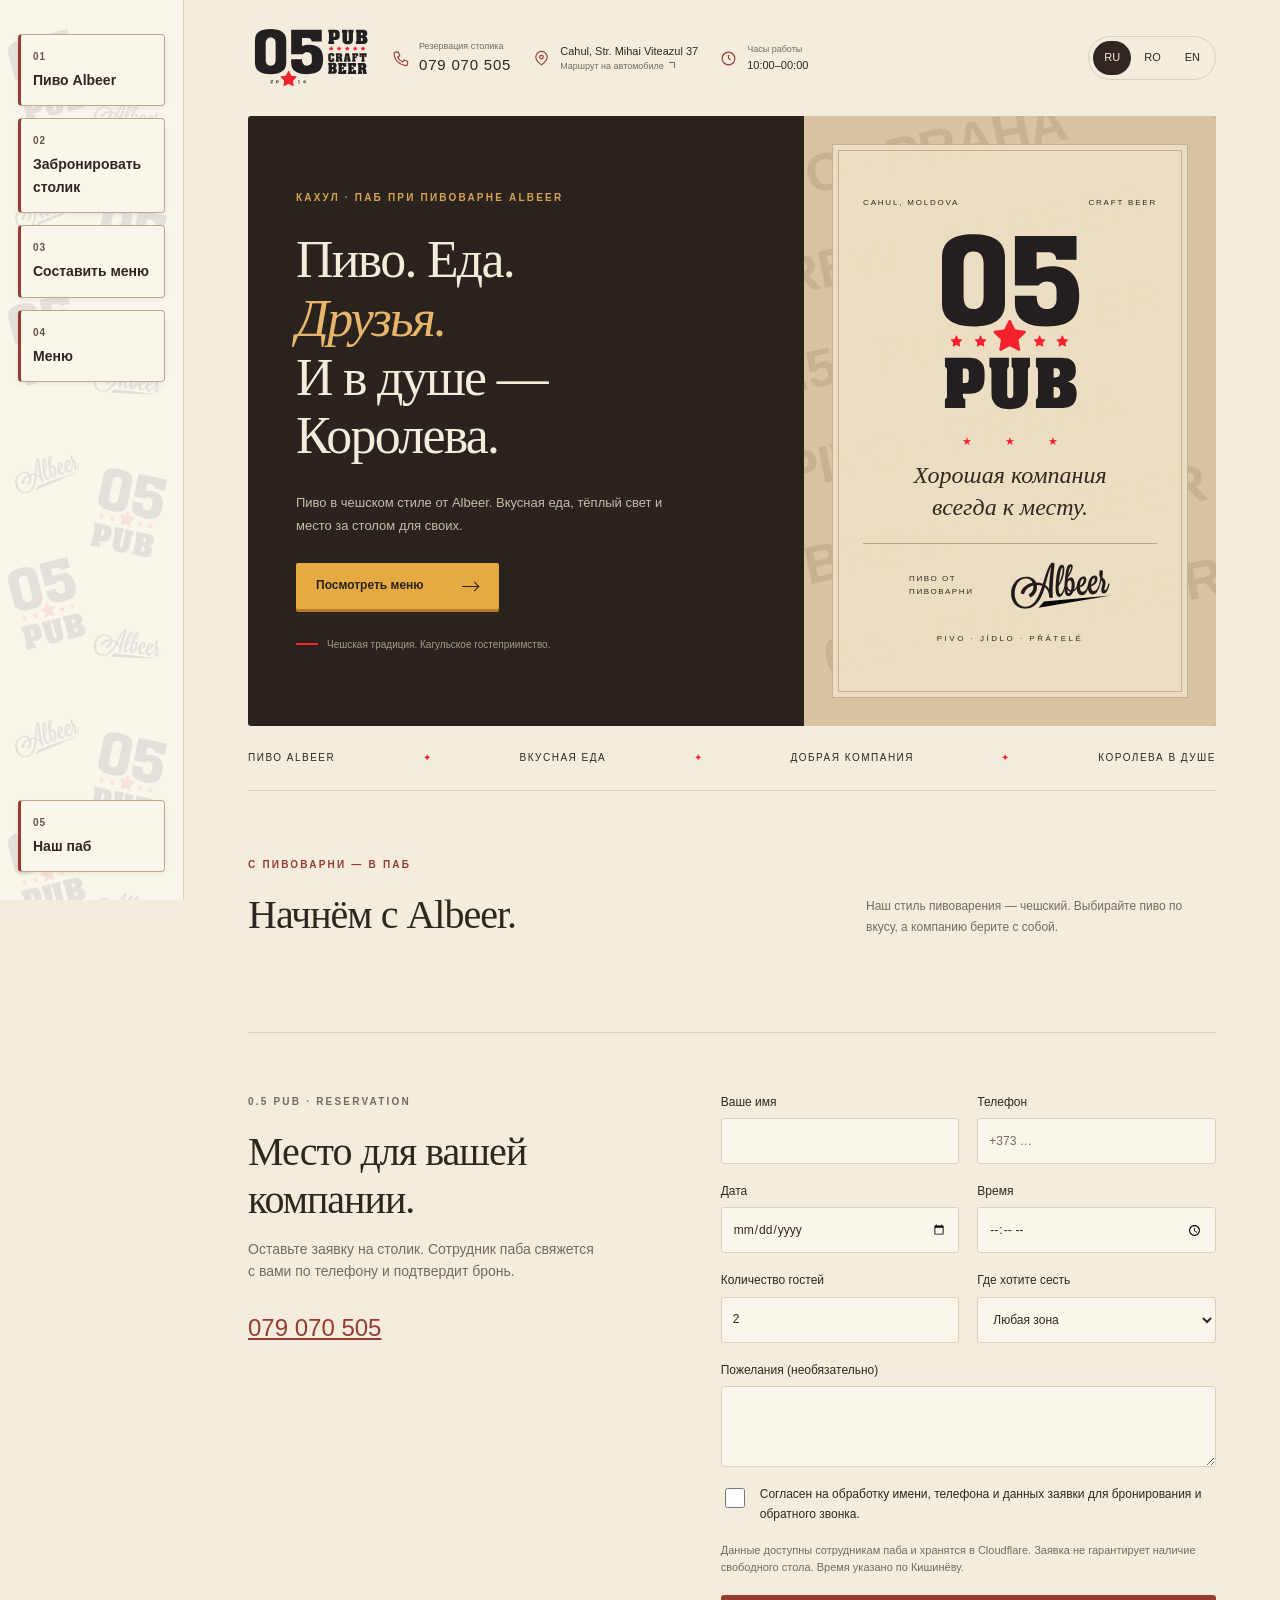
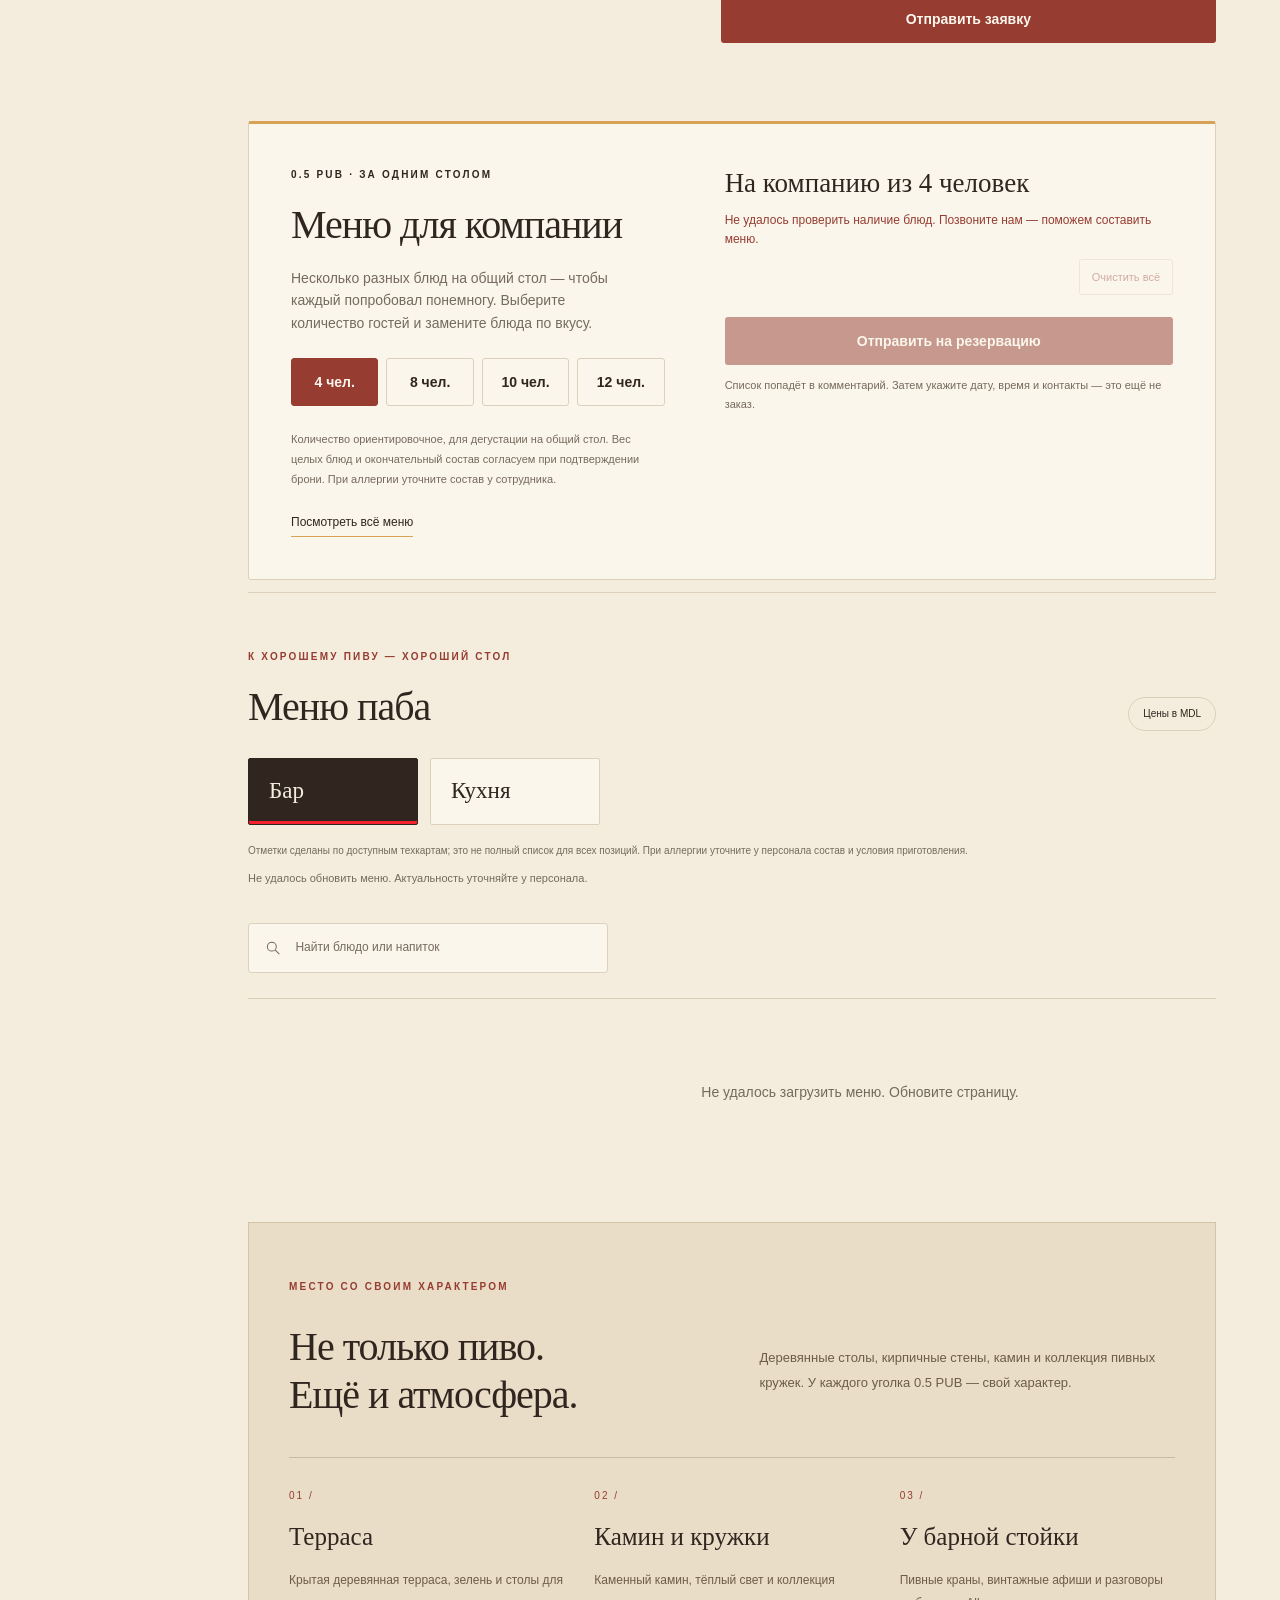
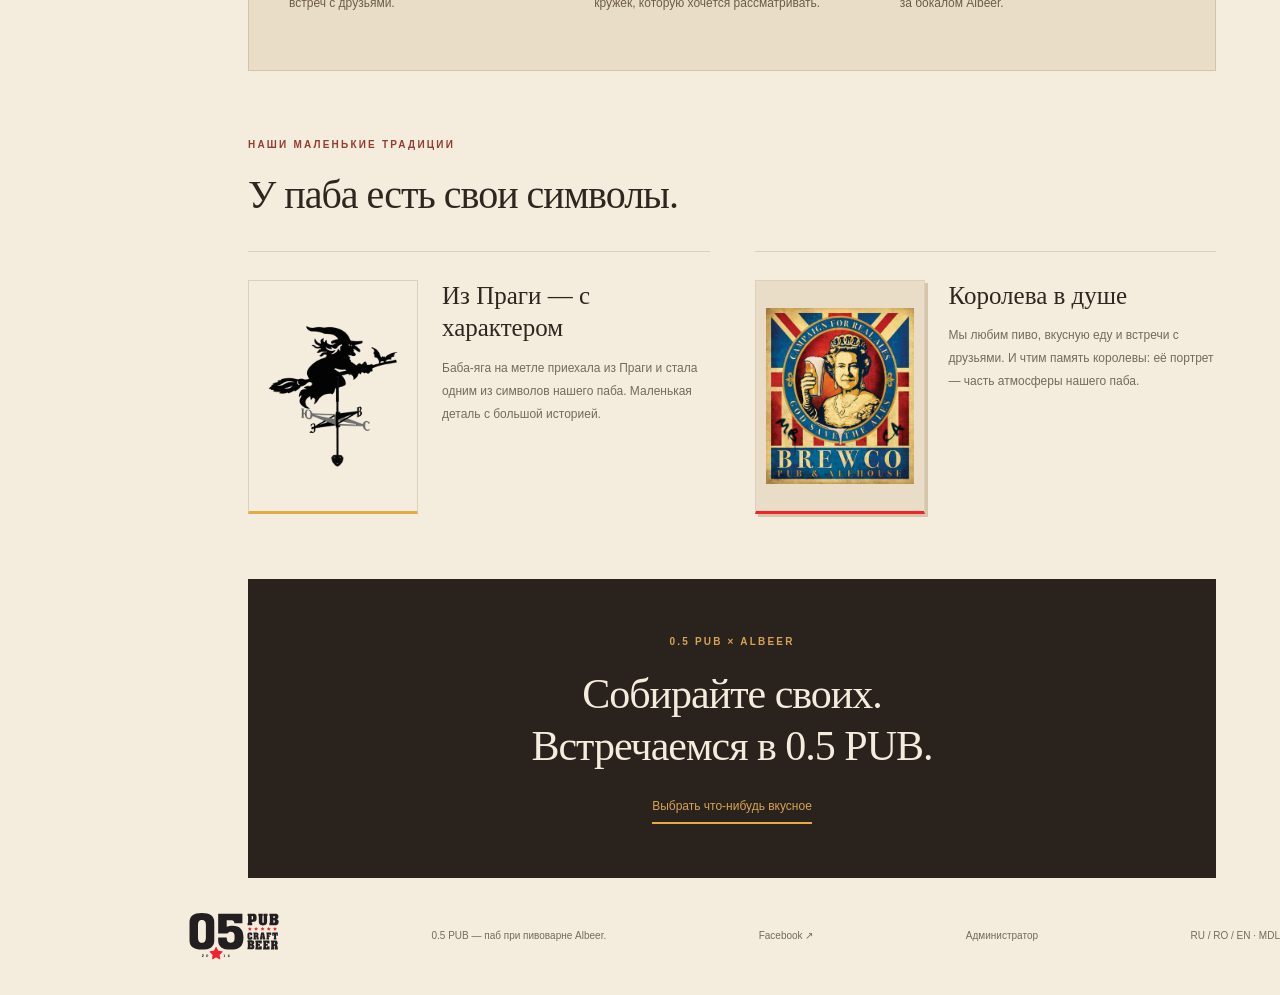
<file: index.html>
<!doctype html>
<html lang="ru">
<head>
<meta charset="utf-8"><meta name="viewport" content="width=device-width,initial-scale=1">
<meta name="theme-color" content="#29221d"><meta name="description" content="0.5 PUB в Кагуле — паб при пивоварне Albeer. Чешский стиль пивоварения, вкусная еда и добрая компания.">
<title>0.5 PUB · Меню паба</title><link rel="stylesheet" href="styles.css?v=20261017-sidebar4"><script type="module" src="app.js?v=20261019-hours"></script><script src="booking.js" defer></script><script src="visitors.js" defer></script>
</head>
<body>
<a class="skip-link" href="#menu" data-copy="skip">Перейти к меню</a>
<header class="topbar"><a class="brand" href="#" aria-label="0.5 PUB"><img src="assets/05pub-horizontal.svg" alt="0.5 PUB — Craft Beer" width="272" height="133"></a><div class="header-contacts"><a class="contact-link reservation-link" href="tel:+37379070505"><svg width="17" height="17" viewBox="0 0 24 24" fill="none" stroke="currentColor" stroke-width="1.6" aria-hidden="true"><path d="M5 3h4l2 5-3 2c1.4 3.1 3.9 5.6 7 7l2-3 5 2v4c0 1-1 2-2 2C10 21 3 14 3 5c0-1 1-2 2-2z"/></svg><span><small data-copy="reservationLabel">Резервация столика</small><strong>079 070 505</strong></span></a><a class="contact-link directions-link" href="https://www.google.com/maps/dir/?api=1&amp;destination=Strada+Mihai+Viteazul+37%2C+Cahul%2C+Moldova&amp;travelmode=driving&amp;dir_action=navigate" target="_blank" rel="noopener noreferrer"><svg width="17" height="17" viewBox="0 0 24 24" fill="none" stroke="currentColor" stroke-width="1.6" aria-hidden="true"><path d="M20 10c0 6-8 11-8 11S4 16 4 10a8 8 0 1 1 16 0z"/><circle cx="12" cy="10" r="2.5"/></svg><span><strong>Cahul, Str. Mihai Viteazul 37</strong><small data-copy="directionsLabel">Маршрут на автомобиле</small></span></a><div class="contact-link opening-hours"><svg width="17" height="17" viewBox="0 0 24 24" fill="none" stroke="currentColor" stroke-width="1.6" aria-hidden="true"><circle cx="12" cy="12" r="9"/><path d="M12 7v5l3 2"/></svg><span><small data-copy="hoursLabel">Часы работы</small><strong>10:00–00:00</strong></span></div></div><button type="button" class="nav-toggle" aria-label="Навигация" aria-controls="page-navigation" aria-expanded="false"><span aria-hidden="true">☰</span><span data-copy="navToggle">Навигация</span></button><nav id="page-navigation" class="main-nav" aria-label="Навигация"><div class="nav-pattern" aria-hidden="true"><img src="assets/05pub-stacked.svg" alt="" loading="lazy"><img src="assets/albeer.svg" alt="" loading="lazy"><img src="assets/albeer.svg" alt="" loading="lazy"><img src="assets/05pub-stacked.svg" alt="" loading="lazy"><img src="assets/05pub-stacked.svg" alt="" loading="lazy"><img src="assets/albeer.svg" alt="" loading="lazy"><img src="assets/albeer.svg" alt="" loading="lazy"><img src="assets/05pub-stacked.svg" alt="" loading="lazy"><img src="assets/05pub-stacked.svg" alt="" loading="lazy"><img src="assets/albeer.svg" alt="" loading="lazy"><img src="assets/albeer.svg" alt="" loading="lazy"><img src="assets/05pub-stacked.svg" alt="" loading="lazy"><img src="assets/05pub-stacked.svg" alt="" loading="lazy"><img src="assets/albeer.svg" alt="" loading="lazy"><img src="assets/albeer.svg" alt="" loading="lazy"><img src="assets/05pub-stacked.svg" alt="" loading="lazy"><img src="assets/05pub-stacked.svg" alt="" loading="lazy"><img src="assets/albeer.svg" alt="" loading="lazy"><img src="assets/albeer.svg" alt="" loading="lazy"><img src="assets/05pub-stacked.svg" alt="" loading="lazy"><img src="assets/05pub-stacked.svg" alt="" loading="lazy"><img src="assets/albeer.svg" alt="" loading="lazy"><img src="assets/albeer.svg" alt="" loading="lazy"><img src="assets/05pub-stacked.svg" alt="" loading="lazy"></div><a href="#beer" data-copy="navBeer">Пиво Albeer</a><a href="#booking" data-booking="nav">Забронировать столик</a><a href="#company" data-copy="navCompany">Составить меню</a><a href="#menu" data-copy="navMenu">Меню</a><a href="#about" data-copy="navAbout">Наш паб</a></nav><nav class="languages" aria-label="Язык"><button type="button" data-lang="ru" aria-pressed="true">RU</button><button type="button" data-lang="ro" aria-pressed="false">RO</button><button type="button" data-lang="en" aria-pressed="false">EN</button></nav></header>
<main>
<section class="hero" aria-labelledby="hero-title"><div class="hero-copy"><p class="eyebrow" id="eyebrow">КАХУЛ · ПАБ ПРИ ПИВОВАРНЕ ALBEER</p><h1 id="hero-title">Пиво. Еда.<br><em>Друзья.</em><br>И в душе — Королева.</h1><p id="hero-description">Пиво в чешском стиле от Albeer. Вкусная еда, тёплый свет и место за столом для своих.</p><a class="hero-link" href="#menu" id="explore">Посмотреть меню <span class="link-arrow" aria-hidden="true"></span></a><p class="hero-footnote" data-copy="heroNote">Чешская традиция. Кагульское гостеприимство.</p></div><div class="pub-poster"><div class="poster-pattern" aria-hidden="true">PIVO · PRAHA<br>BREW · ALBEER<br>0.5 · PUB · BEER<br>PIVO · PRAHA<br>BREW · ALBEER<br>0.5 · PUB · BEER</div><div class="poster-frame"><div class="poster-meta"><span>CAHUL, MOLDOVA</span><span>CRAFT BEER</span></div><img class="poster-logo" src="assets/05pub-stacked.svg" alt="0.5 PUB" width="139" height="172"><div class="poster-stars" aria-hidden="true">★ ★ ★</div><p class="poster-invitation" data-copy="posterInvitation">Хорошая компания<br>всегда к месту.</p><div class="poster-brewery"><span data-copy="brewedBy">ПИВО ОТ ПИВОВАРНИ</span><img src="assets/albeer.svg" alt="Albeer" width="272" height="127"></div><span class="poster-bottom">PIVO · JÍDLO · PŘÁTELÉ</span></div></div></section>
<div class="values-strip"><span data-copy="valueBeer">Пиво Albeer</span><i aria-hidden="true">✦</i><span data-copy="valueFood">Вкусная еда</span><i aria-hidden="true">✦</i><span data-copy="valueFriends">Добрая компания</span><i aria-hidden="true">✦</i><span data-copy="valueQueen">Королева в душе</span></div>
<section class="beer-section" id="beer" aria-labelledby="beer-title"><div class="section-intro"><div><p class="eyebrow" data-copy="beerLabel">С ПИВОВАРНИ — В ПАБ</p><h2 id="beer-title" data-copy="beerTitle">Начнём с Albeer.</h2></div><p data-copy="beerIntro">Наш стиль пивоварения — чешский. Выбирайте пиво по вкусу, а компанию берите с собой.</p></div><div id="featured-beers" class="beer-cards" aria-live="polite"></div></section>
<section id="booking" class="booking-section" aria-labelledby="booking-title"><div class="booking-intro"><p class="eyebrow">0.5 PUB · RESERVATION</p><h2 id="booking-title" data-booking="title">Место для вашей компании.</h2><p data-booking="intro">Оставьте заявку на столик. Сотрудник паба свяжется с вами по телефону и подтвердит бронь.</p><a class="booking-phone" href="tel:+37379070505">079 070 505</a></div><form id="booking-form"><label><span data-booking="name">Ваше имя</span><input name="name" autocomplete="name" required minlength="2" maxlength="80"></label><label><span data-booking="phone">Телефон</span><input name="phone" type="tel" autocomplete="tel" required minlength="7" maxlength="25" pattern="[+0-9 ()\-]{7,25}" placeholder="+373 …"></label><label><span data-booking="date">Дата</span><input name="date" type="date" required></label><label><span data-booking="time">Время</span><input name="time" type="time" required></label><label><span data-booking="guests">Количество гостей</span><input name="guests" type="number" min="1" max="50" step="1" value="2" required></label><label><span data-booking="zone">Где хотите сесть</span><select name="zone"><option value="any" data-booking="any">Любая зона</option><option value="hall" data-booking="hall">Зал</option><option value="terrace" data-booking="terrace">Терраса</option></select></label><label class="booking-wide"><span data-booking="notes">Пожелания (необязательно)</span><textarea name="notes" maxlength="500" rows="3"></textarea></label><label class="booking-trap" aria-hidden="true">Website<input name="website" tabindex="-1" autocomplete="off"></label><label class="booking-consent booking-wide"><input name="consent" type="checkbox" required><span data-booking="consent">Согласен на обработку имени, телефона и данных заявки для бронирования и обратного звонка.</span></label><p class="booking-wide booking-privacy" data-booking="privacy">Данные доступны сотрудникам паба и хранятся в Cloudflare. Заявка не гарантирует наличие свободного стола. Время указано по Кишинёву.</p><button type="submit" disabled data-booking="submit">Отправить заявку</button><p id="booking-status" class="booking-wide" role="status" aria-live="polite"></p><noscript>Для онлайн-бронирования включите JavaScript или позвоните: <a href="tel:+37379070505">079 070 505</a>.</noscript></form></section>
<section id="company" class="company-section" aria-labelledby="company-title"><div class="company-heading"><p class="eyebrow">0.5 PUB · ЗА ОДНИМ СТОЛОМ</p><h2 id="company-title">Меню для компании</h2><p class="company-intro">Сколько вас будет? Подскажем, что взять на всех.</p><div class="company-sizes" role="group" aria-label="Количество гостей"><button type="button" data-company-size="4" aria-pressed="true">4 чел.</button><button type="button" data-company-size="8" aria-pressed="false">8 чел.</button><button type="button" data-company-size="10" aria-pressed="false">10 чел.</button><button type="button" data-company-size="12" aria-pressed="false">12 чел.</button></div><p class="company-note">Пример для общего стола. Количество порций ориентировочное: учитывайте аппетит и пожелания гостей. При аллергии уточните состав у сотрудника.</p><a class="company-browse" href="#menu">Посмотреть всё меню</a></div><div class="company-result"><h3>На компанию из 4 человек</h3><p class="company-status" role="status" aria-live="polite">Загружаем актуальное меню…</p><button type="button" class="company-clear" disabled>Очистить всё</button><ul class="company-list"></ul><button type="button" class="company-send" disabled>Отправить на резервацию</button><p class="company-hint"></p><p class="company-feedback" role="status" aria-live="polite"></p></div></section>
<section id="menu" class="menu-area" aria-labelledby="menu-heading"><div class="menu-heading"><div><p class="eyebrow" id="menu-label">К ХОРОШЕМУ ПИВУ — ХОРОШИЙ СТОЛ</p><h2 id="menu-heading">Меню паба</h2></div><span class="currency" id="currency">Цены в MDL</span></div><nav class="menu-departments" aria-label="Разделы меню"><button type="button" data-department="bar" aria-pressed="true"><span data-copy="barMenu">Бар</span><small class="department-count"></small></button><button type="button" data-department="kitchen" aria-pressed="false"><span data-copy="kitchenMenu">Кухня</span><small class="department-count"></small></button></nav><p class="allergen-menu-note" data-copy="allergenMenuNote">Отметки сделаны по доступным техкартам; это не полный список для всех позиций. При аллергии уточните у персонала состав и условия приготовления.</p><p id="menu-sync-status" class="menu-sync-status" role="status"></p><div class="controls"><label class="search"><svg width="18" height="18" viewBox="0 0 24 24" fill="none" stroke="currentColor" stroke-width="1.5" aria-hidden="true"><circle cx="10" cy="10" r="6.5"/><path d="m15 15 6 6"/></svg><input id="search" type="search" placeholder="Найти блюдо или напиток" aria-label="Найти блюдо или напиток"></label><p id="result-count" role="status" aria-live="polite"></p></div><div class="menu-layout"><aside><nav id="categories" aria-label="Категории меню"></nav></aside><div id="items"><p role="status" data-copy="loading">Загружаем меню…</p></div></div></section>
<section class="about-section" id="about" aria-labelledby="about-title"><div class="about-heading"><p class="eyebrow" data-copy="aboutLabel">МЕСТО СО СВОИМ ХАРАКТЕРОМ</p><h2 id="about-title" data-copy="aboutTitle">Не только пиво.<br>Ещё и атмосфера.</h2><p data-copy="aboutIntro">Деревянные столы, кирпичные стены, камин и коллекция пивных кружек. У каждого уголка 0.5 PUB — свой характер.</p></div><div class="atmosphere-cards"><article><span class="card-number">01 /</span><h3 data-copy="terraceTitle">Терраса</h3><p data-copy="terraceBody">Крытая деревянная терраса, зелень и столы для встреч с друзьями.</p></article><article><span class="card-number">02 /</span><h3 data-copy="fireTitle">Камин и кружки</h3><p data-copy="fireBody">Каменный камин, тёплый свет и коллекция кружек, которую хочется рассматривать.</p></article><article><span class="card-number">03 /</span><h3 data-copy="barTitle">У барной стойки</h3><p data-copy="barBody">Пивные краны, винтажные афиши и разговоры за бокалом Albeer.</p></article></div></section>
<section class="symbols-section" aria-labelledby="symbols-title"><div class="symbols-heading"><p class="eyebrow" data-copy="symbolsLabel">НАШИ МАЛЕНЬКИЕ ТРАДИЦИИ</p><h2 id="symbols-title" data-copy="symbolsTitle">У паба есть свои символы.</h2></div><div class="symbols-grid"><article><figure class="symbol-portrait symbol-witch"><img src="assets/symbols/witch.png" alt="Ведьма на метле — символ паба" data-alt="witchImageAlt" width="800" height="800" loading="lazy"></figure><div><h3 data-copy="witchTitle">Из Праги — с характером</h3><p data-copy="witchBody">Баба-яга на метле приехала из Праги и стала одним из символов нашего паба. Маленькая деталь с большой историей.</p></div></article><article><figure class="symbol-portrait symbol-queen"><img src="assets/symbols/queen-poster.jpg" alt="Пивная афиша с портретом королевы" data-alt="queenImageAlt" width="736" height="872" loading="lazy"></figure><div><h3 data-copy="queenTitle">Королева в душе</h3><p data-copy="queenBody">Мы любим пиво, вкусную еду и встречи с друзьями. И чтим память королевы: её портрет — часть атмосферы нашего паба.</p></div></article></div></section>

<section class="closing"><p class="eyebrow">0.5 PUB × ALBEER</p><h2 data-copy="closingTitle">Собирайте своих.<br>Встречаемся в 0.5 PUB.</h2><a href="#menu" class="closing-link" data-copy="closingLink">Выбрать что-нибудь вкусное</a></section>
</main>
<footer><a class="brand" href="#"><img src="assets/05pub-horizontal.svg" alt="0.5 PUB — Craft Beer" width="272" height="133"></a><p id="footer-note">0.5 PUB — паб при пивоварне Albeer.</p><a href="https://www.facebook.com/05pub/" target="_blank" rel="noopener noreferrer">Facebook ↗</a><a href="admin.html" data-copy="navAdmin">Администратор</a><span>RU / RO / EN · MDL</span></footer>
<dialog id="company-picker" class="company-picker" aria-labelledby="company-picker-title"><button type="button" class="company-close">Закрыть</button><h2 id="company-picker-title"></h2><div class="company-picker-tabs" role="group"></div><div class="company-options"></div></dialog><dialog id="dish-dialog" class="dish-dialog" aria-labelledby="dish-title"><button type="button" class="dish-close" aria-label="Закрыть описание"><svg width="20" height="20" viewBox="0 0 24 24" fill="none" stroke="currentColor" stroke-width="1.5" aria-hidden="true"><path d="m6 6 12 12M18 6 6 18"/></svg></button><div class="dish-body"><figure class="dish-visual"><img id="dish-photo" alt=""><figcaption id="dish-caption"></figcaption></figure><div class="dish-copy"><p class="eyebrow" id="dish-category"></p><h2 id="dish-title"></h2><p id="dish-description"></p><section id="dish-allergens" class="dish-allergens"></section><div class="dish-price-row"><strong id="dish-price"></strong><span id="dish-unit"></span></div></div></div></dialog></body></html>
</file>
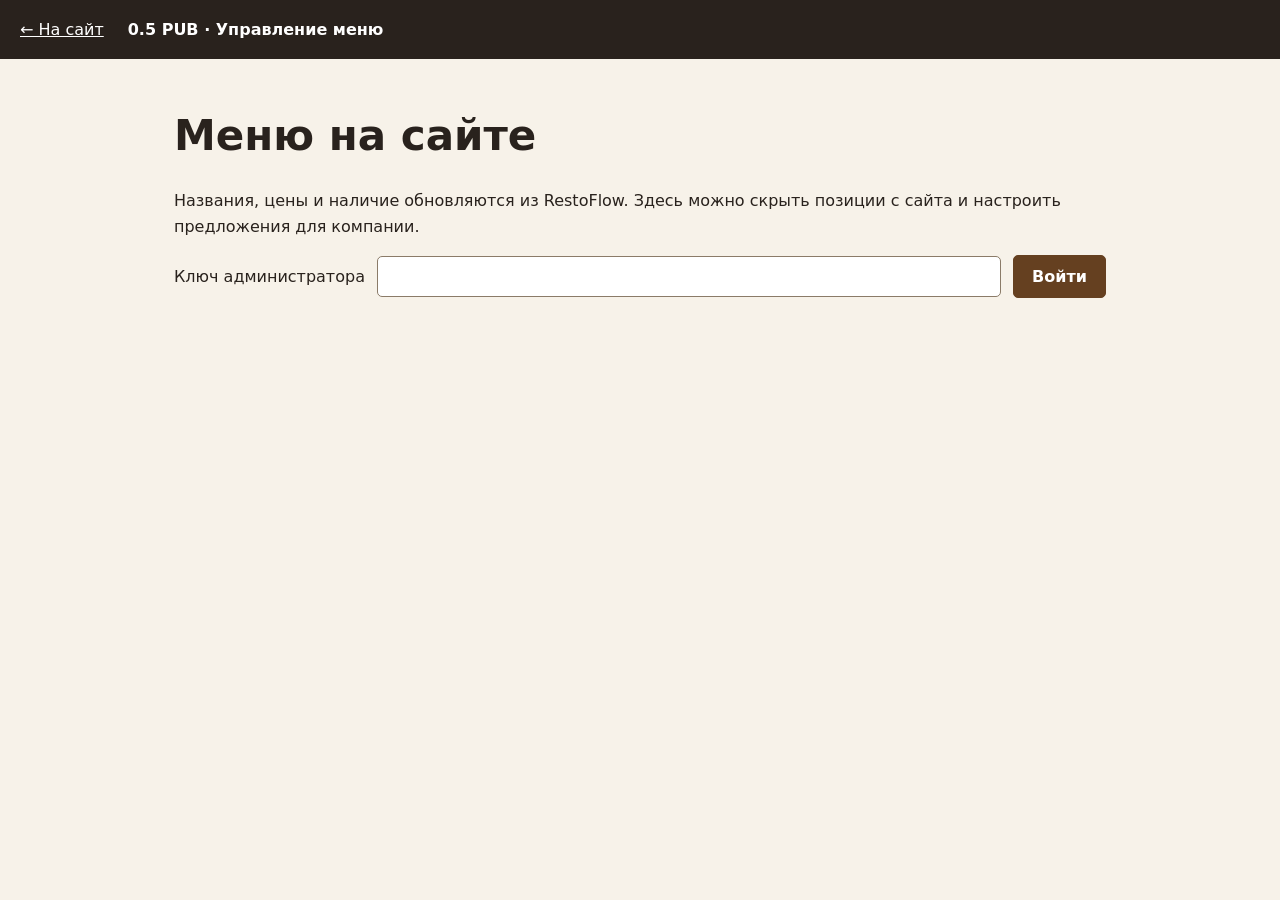
<file: admin.html>
<!doctype html>
<html lang="ru">
<head><meta charset="utf-8"><meta name="viewport" content="width=device-width,initial-scale=1"><meta name="robots" content="noindex,nofollow"><meta name="referrer" content="no-referrer"><title>Управление меню · 0.5 PUB</title><link rel="stylesheet" href="admin.css?v=visitors"><script type="module" src="admin.js?v=visitors"></script></head>
<body><header><a href="./">← На сайт</a><strong>0.5 PUB · Управление меню</strong><button id="logout" hidden>Выйти</button></header>
<main><h1>Меню на сайте</h1><p>Названия, цены и наличие обновляются из RestoFlow. Здесь можно скрыть позиции с сайта и настроить предложения для компании.</p>
<form id="login"><label for="key">Ключ администратора</label><input id="key" type="password" required minlength="32" autocomplete="off"><button>Войти</button></form>
<p id="status" role="status" aria-live="polite"></p>
<section id="visitor-stats" hidden><h2>Уникальные посетители</h2><div class="visitor-cards"><div><strong id="visitors-today">—</strong><span>Сегодня</span></div><div><strong id="visitors-week">—</strong><span>За 7 дней</span></div><div><strong id="visitors-month">—</strong><span>За 30 дней</span></div></div><p>Считаем уникальные браузеры. Один браузер учитывается один раз за выбранный период. Другое устройство, браузер или очистка данных считаются новым посетителем. Дни — по времени Кишинёва. Учёт начат с подключения счётчика.</p><button type="button" id="refresh-visitors">Обновить статистику</button><p id="visitor-status" role="status"></p></section>
<form id="settings" hidden>
<section><h2>Что показывать гостям</h2><p>Снимите галочку, чтобы убрать позицию со всего сайта. В RestoFlow она сохранится. Новые позиции из RestoFlow появляются на сайте автоматически.</p><label for="search">Поиск по названию или категории</label><input id="search" type="search"><div id="catalog"></div></section>
<section><h2>Меню для компании</h2><p>В каждой группе можно задать начальные рекомендации и блюдо по умолчанию. Гости могут заменять и добавлять блюда из всех соответствующих категорий. Скрытые с сайта и отсутствующие блюда гостям не предлагаются. Пустой список отключает группу. Количество задаётся отдельно для компаний из 4, 8, 10 и 12 человек. Пустое поле — автоматический расчёт.</p><div id="groups"></div></section>
<div class="save"><button id="save">Сохранить изменения</button><span>Изменения появятся у гостей при обновлении страницы или в течение минуты.</span></div>
</form></main></body></html>
</file>
<file: styles.css>
:root{--ink:#30261f;--cream:#f4eddd;--paper:#faf6ec;--muted:#756a5c;--gold:#d7a254;--red:#963c31;--line:#dcd0ba;--dark:#29221d}*{box-sizing:border-box}html{scroll-behavior:smooth;scroll-padding-top:24px}body{margin:0;background:var(--cream);color:var(--ink);font:14px/1.6 Arial,Helvetica,sans-serif}a{color:inherit}button,input{font:inherit}button{cursor:pointer}.skip-link{position:fixed;top:-100px;left:20px;background:var(--ink);color:white;padding:10px 20px;z-index:5}.skip-link:focus{top:10px}.topbar{max-width:1360px;margin:auto;height:116px;padding:0 64px;display:flex;align-items:center;justify-content:space-between;gap:30px}.brand{display:inline-flex;text-decoration:none;flex-shrink:0}.brand img{width:120px;height:auto;display:block}.main-nav{display:flex;gap:36px;margin-left:auto;margin-right:40px}.main-nav a{text-decoration:none;font-size:12px}.main-nav a:hover{color:var(--red)}.languages{display:flex;gap:2px;border:1px solid var(--line);padding:4px;border-radius:30px}.languages button{border:0;padding:8px 11px;border-radius:24px;background:none;font-size:11px;color:var(--ink)}.languages button[aria-pressed=true]{background:var(--ink);color:var(--cream)}main{max-width:1360px;padding:0 64px;margin:auto}.hero{display:grid;grid-template-columns:1.35fr 1fr;background:var(--dark);color:var(--cream);min-height:610px;border-radius:3px;overflow:hidden}.hero-copy{padding:56px 48px;display:flex;flex-direction:column;align-items:flex-start;justify-content:center}.eyebrow{font-size:10px;line-height:1.7;letter-spacing:2.2px;font-weight:700;margin:0 0 18px}.hero .eyebrow{color:var(--gold)}h1{font-family:Georgia,serif;font-size:clamp(36px,4.05vw,58px);line-height:1.13;letter-spacing:-1.7px;font-weight:400;margin:7px 0 25px}h1 em{color:#e7b56b;font-weight:400}#hero-description{color:#c9bcaa;max-width:375px;margin:0 0 26px;font-size:13px;line-height:1.8}.hero-link{display:flex;align-items:center;gap:38px;background:var(--gold);color:var(--dark);font-size:12px;padding:13px 20px;text-decoration:none;font-weight:700;border-radius:2px}.hero-link:hover{background:#e6b66e}.hero-footnote{font-size:10px;color:#a79a88;margin:28px 0 0}.link-arrow{width:17px;height:14px;position:relative;display:inline-block}.link-arrow:before{content:'';position:absolute;left:0;top:7px;width:16px;height:1px;background:currentColor}.link-arrow:after{content:'';position:absolute;right:1px;top:4px;width:6px;height:6px;border-top:1px solid currentColor;border-right:1px solid currentColor;transform:rotate(45deg)}.pub-poster{background:#d9c3a0;position:relative;isolation:isolate;padding:28px;overflow:hidden;color:#34271e;display:flex}.poster-pattern{position:absolute;inset:-25px;font-family:Impact,'Arial Narrow',sans-serif;font-weight:900;font-size:53px;line-height:1.8;letter-spacing:-1px;white-space:nowrap;color:#543e2220;transform:rotate(-12deg);z-index:-1}.poster-frame{background:#efe1c6eb;border:1px solid #6f523750;outline:1px solid #6f523750;outline-offset:-7px;width:100%;padding:28px 30px;display:flex;flex-direction:column;align-items:center;justify-content:center}.poster-meta{width:100%;display:flex;justify-content:space-between;gap:15px;font-size:8px;letter-spacing:1.8px;margin-bottom:24px}.poster-logo{width:145px;height:auto;mix-blend-mode:multiply}.poster-stars{font-size:11px;letter-spacing:15px;padding-left:15px;color:var(--red);margin:20px 0 10px}.poster-invitation{font-family:Georgia,serif;font-style:italic;font-size:24px;line-height:1.3;text-align:center;margin:0 0 20px}.poster-brewery{border-top:1px solid #bca586;width:100%;padding:18px 0 8px;display:flex;align-items:center;justify-content:center;gap:20px}.poster-brewery span{font-size:8px;letter-spacing:1.6px;max-width:82px;line-height:1.7}.poster-brewery img{width:100px;height:auto;mix-blend-mode:multiply}.poster-bottom{font-size:8px;letter-spacing:2.5px;margin-top:16px}.values-strip{display:flex;align-items:center;justify-content:space-between;padding:24px 0;border-bottom:1px solid var(--line);font-size:10px;letter-spacing:1.5px;text-transform:uppercase;gap:15px}.values-strip i{color:var(--red);font-style:normal}.beer-section{padding:65px 0}.section-intro{display:flex;justify-content:space-between;align-items:end;gap:40px;margin-bottom:28px}.section-intro>p{max-width:350px;color:var(--muted);font-size:12px;margin:0;line-height:1.8}h2{font-family:Georgia,serif;font-weight:400;font-size:40px;line-height:1.2;letter-spacing:-1px;margin:0}.section-intro .eyebrow,.menu-heading .eyebrow,.about-heading .eyebrow,.symbols-heading .eyebrow{color:var(--red)}.beer-cards{display:grid;grid-template-columns:repeat(3,1fr);gap:18px}.beer-card{border:1px solid var(--line);padding:26px;background:#f9f4e9;position:relative}.beer-card-top{display:flex;justify-content:space-between;align-items:center;color:var(--muted);font-size:9px;letter-spacing:1.5px;margin-bottom:24px}.beer-card-top span:first-child{color:var(--red)}.beer-card h3{font-family:Georgia,serif;font-weight:400;font-size:29px;line-height:1.2;margin:0 0 20px}.beer-card-bottom{display:flex;justify-content:space-between;align-items:center;gap:15px;border-top:1px solid var(--line);padding-top:18px;font-size:12px}.beer-card-bottom strong{font-size:19px}.beer-card-bottom small{font-size:9px;font-weight:400}.menu-area{border-top:1px solid var(--line);padding:55px 0 65px}.menu-heading{display:flex;justify-content:space-between;align-items:end;gap:20px}.currency{font-size:10px;white-space:nowrap;border:1px solid var(--line);border-radius:20px;padding:8px 14px}.controls{display:flex;align-items:center;justify-content:space-between;gap:20px;padding:25px 0;border-bottom:1px solid var(--line);margin-bottom:28px}.search{display:flex;align-items:center;gap:12px;background:var(--paper);border:1px solid var(--line);padding:13px 16px;border-radius:3px;width:360px;max-width:100%;color:var(--muted)}input{border:0;outline:none;background:none;color:var(--ink);min-width:0;width:100%;font-size:12px}input::placeholder{color:var(--muted)}.search:focus-within{outline:2px solid var(--red);outline-offset:2px}#result-count{color:var(--muted);font-size:11px}.menu-layout{display:grid;grid-template-columns:210px 1fr;gap:46px}aside nav{position:sticky;top:20px;display:flex;flex-direction:column;gap:4px}.category{display:flex;justify-content:space-between;align-items:center;gap:12px;background:none;border:0;padding:12px;text-align:left;font-size:11px;line-height:1.3;color:var(--ink);border-left:3px solid transparent}.category span{font-size:9px;color:var(--muted)}.category:hover{background:#e8dcc5}.category[aria-pressed=true]{background:var(--ink);border-color:var(--red);color:var(--cream)}.category[aria-pressed=true] span{color:#ccbda6}.menu-section{margin-bottom:32px}.section-title{font-family:Georgia,serif;font-size:26px;font-weight:400;display:flex;align-items:center;gap:16px;margin:0 0 9px;line-height:1.3}.section-title:after{content:'';height:1px;background:var(--line);flex:1}.menu-grid{display:grid;grid-template-columns:1fr 1fr;column-gap:28px}.menu-item{display:grid;grid-template-columns:1fr auto;gap:6px 12px;border-bottom:1px solid var(--line);padding:19px 0}.menu-item h4{font-weight:400;font-size:13px;line-height:1.4;margin:0;overflow-wrap:anywhere}.price{font-size:14px;font-weight:700;white-space:nowrap;line-height:1.4}.price small{font-size:8px;color:var(--muted);font-weight:400}.unit{grid-column:1/-1;font-size:10px;color:var(--muted)}.empty{padding:40px;text-align:center;color:var(--muted)}.about-section{padding:55px 40px;background:#e9ddc7;border:1px solid #d3c3a7}.about-heading{display:grid;grid-template-columns:1fr 1fr;gap:10px 55px;align-items:center}.about-heading .eyebrow{grid-column:1/-1}.about-heading>p:last-child{font-size:13px;color:#6d5c49;line-height:1.9;max-width:440px}.atmosphere-cards{display:grid;grid-template-columns:repeat(3,1fr);gap:30px;margin-top:38px;border-top:1px solid #caba9f;padding-top:25px}.card-number{font-size:10px;color:var(--red);letter-spacing:2px}.atmosphere-cards h3{font-family:Georgia,serif;font-size:25px;font-weight:400;margin:12px 0}.atmosphere-cards p{font-size:12px;color:#6d5c49;line-height:1.9;margin:0}.symbols-section{padding:65px 0}.symbols-grid{display:grid;grid-template-columns:1fr 1fr;gap:45px;margin-top:32px}.symbols-grid article{display:flex;gap:24px;border-top:1px solid var(--line);padding-top:28px}.symbol-icon{width:80px;flex-shrink:0;color:var(--red)}.symbol-icon svg{width:100%;height:auto}.symbols-grid h3{font-family:Georgia,serif;font-size:25px;font-weight:400;line-height:1.3;margin:0 0 12px}.symbols-grid p{font-size:12px;line-height:1.9;color:var(--muted);margin:0}.closing{padding:54px 25px;text-align:center;background:var(--dark);color:var(--cream)}.closing .eyebrow{color:var(--gold)}.closing h2{font-size:42px;line-height:1.25}.closing-link{display:inline-block;border-bottom:1px solid var(--gold);padding-bottom:6px;color:var(--gold);font-size:12px;margin-top:24px;text-decoration:none}footer{max-width:1232px;margin:35px auto 0;padding:0 0 35px;display:flex;align-items:center;justify-content:space-between;gap:24px}footer .brand img{width:95px}footer p,footer>a:not(.brand),footer>span{font-size:10px;color:var(--muted)}footer>a:not(.brand){text-decoration:none}a:focus-visible,button:focus-visible{outline:2px solid var(--red);outline-offset:4px}@media(min-width:1500px){h1{font-size:60px}}@media(max-width:1050px){.topbar{padding:0 32px}.main-nav{gap:22px;margin-right:20px}main{padding:0 32px}.hero-copy{padding:40px 32px}h1{font-size:42px}.poster-frame{padding:25px 18px}.pub-poster{padding:20px}.poster-meta{font-size:7px;letter-spacing:1px}.poster-logo{width:125px}.menu-layout{gap:30px;grid-template-columns:180px 1fr}.menu-grid{grid-template-columns:1fr}footer{margin:35px 32px 0}.about-section{padding:40px 30px}}@media(max-width:700px){.topbar{height:100px;padding:0 20px;gap:15px;flex-wrap:wrap}.brand img{width:90px}.main-nav{order:3;width:100%;margin:-10px 0 12px;justify-content:center;gap:30px}.main-nav a{font-size:10px}.languages{margin-left:auto}.languages button{padding:7px 10px}main{padding:0 20px}.hero{grid-template-columns:1fr}.hero-copy{padding:36px 26px}.hero .eyebrow{font-size:8px;letter-spacing:1.4px}h1{font-size:40px;letter-spacing:-1.4px}.hero-footnote{font-size:9px}.pub-poster{padding:20px;min-height:350px}.poster-frame{padding:18px 28px;position:relative}.poster-meta{margin-bottom:15px;max-width:260px}.poster-logo{width:90px}.poster-stars{margin:12px 0 8px}.poster-invitation{font-size:21px;margin-bottom:15px}.poster-brewery{max-width:260px;padding:12px 0 0}.poster-brewery img{width:82px}.poster-bottom{margin-top:15px;font-size:7px}.values-strip{display:grid;grid-template-columns:1fr 1fr;gap:12px;text-align:center;padding:20px 0;font-size:8px;letter-spacing:1px}.values-strip i{display:none}.beer-section{padding:38px 0}.section-intro{display:block;margin-bottom:22px}.section-intro>p{margin-top:18px;max-width:100%}h2{font-size:33px}.eyebrow{font-size:8px;letter-spacing:1.6px}.beer-cards{grid-template-columns:1fr;gap:12px}.beer-card{padding:20px}.beer-card-top{margin-bottom:14px}.beer-card h3{font-size:27px;margin-bottom:14px}.beer-card-bottom{padding-top:12px}.menu-area{padding:38px 0}.menu-heading{align-items:center}.currency{font-size:9px;padding:7px 10px}.menu-heading .eyebrow{max-width:190px}.controls{flex-direction:column;align-items:stretch;gap:7px;padding:20px 0;margin-bottom:20px}.search{width:100%}#result-count{margin:3px 0}.menu-layout{display:block}aside{margin:0 -20px 22px}aside nav{position:static;flex-direction:row;overflow-x:auto;gap:7px;padding:0 20px 9px}.category{white-space:nowrap;flex-shrink:0;border:1px solid var(--line);padding:11px 13px;gap:10px}.category[aria-pressed=true]{border-left:3px solid var(--red)}.menu-grid{grid-template-columns:1fr}.section-title{font-size:25px}.about-section{padding:32px 24px}.about-heading{display:block}.about-heading>p:last-child{margin-top:20px}.atmosphere-cards{grid-template-columns:1fr;gap:24px;margin-top:25px}.symbols-section{padding:38px 0}.symbols-grid{grid-template-columns:1fr;gap:26px;margin-top:24px}.symbols-grid article{gap:18px;padding-top:20px}.symbol-icon{width:60px}.symbols-grid h3{font-size:24px}.closing{padding:38px 22px}.closing h2{font-size:33px}footer{margin:25px 20px 0;flex-wrap:wrap;gap:20px}footer p{max-width:180px;margin-left:auto}footer>span{margin-left:auto}}@media(max-width:360px){h1{font-size:35px}.hero-copy{padding:30px 22px}.languages button{padding:6px 8px}}@media(prefers-reduced-motion:reduce){html{scroll-behavior:auto}}

.menu-section{border-bottom:1px solid var(--line);margin-bottom:0}.section-summary{display:flex;align-items:center;justify-content:space-between;gap:16px;cursor:pointer;list-style:none;padding:19px 0}.section-summary::-webkit-details-marker{display:none}.section-summary .section-title{flex:1;margin:0;font-size:24px}.section-summary .section-title:after{display:none}.section-count{font-size:10px;color:var(--muted)}.section-summary:after{content:'+';font-size:22px;color:var(--red);line-height:1}.menu-section[open]>.section-summary:after{content:'−'}.menu-section[open] .menu-grid{padding-bottom:15px}.section-summary:focus-visible{outline:2px solid var(--red);outline-offset:4px}@media(max-width:700px){.section-summary .section-title{font-size:23px}}

.topbar{display:grid;grid-template-columns:120px minmax(0,1fr) auto auto;gap:24px;height:auto;min-height:116px;padding-top:16px;padding-bottom:16px}.main-nav{margin:0;gap:22px}.header-contacts{display:flex;flex-wrap:wrap;align-items:center;gap:12px 22px;min-width:0}.contact-link{display:flex;align-items:center;gap:10px;text-decoration:none;line-height:1.5;padding:4px 0;min-width:0}.contact-link svg{flex-shrink:0;color:var(--red)}.contact-link span{display:flex;flex-direction:column;min-width:0}.contact-link small{font-size:9px;color:var(--muted)}.contact-link strong{font-size:11px;font-weight:500}.reservation-link strong{font-size:15px;letter-spacing:.8px}.contact-link:hover strong{color:var(--red)}.contact-link:hover small{text-decoration:underline}
@media(max-width:1050px){.topbar{grid-template-columns:120px minmax(0,1fr) auto;gap:10px 24px}.main-nav{grid-column:1/-1;grid-row:2;justify-content:center;gap:32px}.languages{grid-column:3;grid-row:1}.header-contacts{grid-column:2;grid-row:1}}
@media(max-width:700px){.topbar{grid-template-columns:1fr auto;padding:18px 20px;gap:16px 12px}.topbar>.brand{grid-column:1;grid-row:1}.languages{grid-column:2;grid-row:1}.header-contacts{grid-column:1/-1;grid-row:2;align-items:flex-start;justify-content:space-between;gap:10px 18px;border-top:1px solid var(--line);border-bottom:1px solid var(--line);padding:12px 0}.main-nav{grid-column:1/-1;grid-row:3;order:unset;width:auto;margin:0;gap:30px}.contact-link{gap:7px}.contact-link strong{font-size:10px}.reservation-link strong{font-size:14px}.contact-link small{font-size:8px}}
.directions-link small:after{content:"";display:inline-block;width:5px;height:5px;border-top:1px solid currentColor;border-right:1px solid currentColor;margin-left:5px;vertical-align:1px}

.beer-cards{grid-template-columns:repeat(4,minmax(0,1fr))}@media(min-width:701px) and (max-width:1050px){.beer-cards{grid-template-columns:repeat(2,minmax(0,1fr))}}@media(max-width:700px){.beer-cards{grid-template-columns:1fr}}

.beer-stats{margin:0 0 18px;font-size:10px}.beer-stat{display:flex;justify-content:space-between;gap:10px;padding:5px 0;border-bottom:1px dotted var(--line)}.beer-stat dt{color:var(--muted)}.beer-stat dd{margin:0;text-align:right}.profile-pending{font-size:9px;color:var(--muted);margin:-7px 0 16px;font-style:italic}

.beer-stat{display:grid;grid-template-columns:1fr auto;border-bottom:0;padding:6px 0;gap:4px 10px}.beer-scale{grid-column:1/-1;display:grid;grid-template-columns:repeat(5,1fr);gap:4px}.beer-scale span{display:block;height:6px;border:1px solid #cfc0a6;background:transparent;border-radius:1px}.beer-stats{margin-bottom:22px}

.menu-departments{display:flex;gap:12px;margin-top:27px}.menu-departments button{display:flex;align-items:center;justify-content:space-between;gap:28px;min-width:170px;border:1px solid var(--line);background:var(--paper);color:var(--ink);padding:14px 20px;border-radius:2px;font-family:Georgia,serif;font-size:23px}.menu-departments button[aria-pressed=true]{background:var(--ink);color:var(--cream);border-color:var(--ink);box-shadow:inset 0 -3px var(--gold)}.department-count{font:10px Arial,Helvetica,sans-serif;opacity:.65}.menu-departments button:hover{border-color:var(--red)}@media(max-width:700px){.menu-departments button{min-width:0;flex:1;padding:12px 16px;font-size:22px}.menu-departments{gap:10px;margin-top:22px}}

.dish-more{grid-column:1/-1;justify-self:start;border:0;border-bottom:1px solid #bba685;background:none;padding:3px 0;color:var(--red);font-size:10px;line-height:1.6;margin-top:3px}.dish-more:hover{color:var(--ink);border-color:var(--ink)}.dish-dialog{border:1px solid var(--line);padding:0;width:860px;max-width:calc(100vw - 32px);max-height:90vh;background:var(--paper);color:var(--ink);box-shadow:0 30px 100px #0005;border-radius:4px}.dish-dialog::backdrop{background:#201a16b8}.dish-body{display:grid;grid-template-columns:1fr 1fr}.dish-visual{margin:0;background:#e7dbc6;display:flex;flex-direction:column;justify-content:center}.dish-visual[hidden]{display:none}.dish-visual img{display:block;width:100%;max-height:460px;object-fit:contain}.dish-visual figcaption{padding:14px 18px;font-size:10px;line-height:1.6;color:var(--muted)}.dish-copy{padding:52px 32px 36px}.dish-copy .eyebrow{color:var(--red);margin-bottom:15px}.dish-copy h2{font-size:32px;line-height:1.25}.dish-copy>p:not(.eyebrow){font-size:13px;line-height:1.9;margin:23px 0}.dish-price-row{display:flex;align-items:center;justify-content:space-between;gap:20px;border-top:1px solid var(--line);padding-top:20px}.dish-price-row strong{font-size:21px;font-weight:500}.dish-price-row span{font-size:11px;color:var(--muted)}.dish-close{position:absolute;right:12px;top:12px;width:34px;height:34px;display:grid;place-items:center;border:1px solid var(--line);background:var(--paper);color:var(--ink);border-radius:50%;z-index:1}.dish-body.without-photo{display:block}.dish-body.without-photo .dish-copy{max-width:600px;margin:auto}body:has(.dish-dialog[open]){overflow:hidden}@media(max-width:700px){.dish-dialog{max-width:calc(100vw - 24px);max-height:88vh}.dish-body{grid-template-columns:1fr}.dish-visual img{max-height:265px}.dish-copy{padding:28px 23px}.dish-copy h2{font-size:28px}.dish-copy>p:not(.eyebrow){margin:18px 0}.dish-visual figcaption{padding:10px 14px;font-size:9px}}

.allergen-menu-note{font-size:10px;color:var(--muted);max-width:780px;line-height:1.7;margin:17px 0 0}.menu-allergens{grid-column:1/-1;color:var(--muted);font-size:9px;line-height:1.7;margin:2px 0 0}.dish-allergens{margin:20px 0;padding-top:18px;border-top:1px solid var(--line)}.dish-allergens h3{font-family:Georgia,serif;font-weight:400;font-size:20px;margin:0 0 12px}.allergen-group-label{font-size:10px;color:var(--muted);margin:12px 0 6px}.allergen-badges{padding:0;margin:0;list-style:none;display:flex;flex-wrap:wrap;gap:6px}.allergen-badges li{font-size:10px;border:1px solid #c6b191;border-radius:3px;background:#ecdfc6;padding:4px 8px}.allergen-badges-check li{background:transparent;border-style:dashed}.allergen-note,.allergen-advice{font-size:10px;color:var(--muted);line-height:1.7;margin:12px 0 0}.allergen-advice{color:var(--ink)}

.beer-scale span.is-filled{background:var(--gold);border-color:#ba8842}.beer-numeric-meter{grid-column:1/-1;display:block;width:100%;height:8px;appearance:none;background:#e4d8c1;border:0;border-radius:1px}.beer-numeric-meter::-webkit-meter-bar{height:8px;background:#e4d8c1;border:0;border-radius:1px}.beer-numeric-meter::-webkit-meter-optimum-value{background:var(--gold);border-radius:1px}.beer-numeric-meter::-moz-meter-bar{background:var(--gold)}.beer-meter-range{grid-column:1/-1;display:flex;justify-content:space-between;font-size:7px;color:var(--muted);line-height:1.2}.beer-color-sample{grid-column:1/-1;height:8px;border-radius:1px;border:1px solid #b88c50}
.beer-card{display:flex;flex-direction:column}.beer-card-bottom{margin-top:auto}

.symbols-grid article{align-items:flex-start}.symbol-portrait{flex-shrink:0;width:170px;margin:0;padding:10px;background:#e9ddc7;border:1px solid var(--line)}.symbol-portrait img{display:block;width:100%;height:210px;object-fit:contain}.symbol-witch{background:#f4eddd}.symbol-queen{box-shadow:3px 3px 0 #d6c5a8}.symbols-grid article>div{min-width:0}@media(max-width:1050px){.symbol-portrait{width:135px}.symbol-portrait img{height:170px}.symbols-grid article{gap:20px}}@media(max-width:700px){.symbols-grid article{display:grid;grid-template-columns:110px minmax(0,1fr);gap:18px}.symbol-portrait{width:110px;padding:7px}.symbol-portrait img{height:135px}.symbols-grid h3{font-size:22px}}@media(max-width:360px){.symbols-grid article{grid-template-columns:1fr}.symbol-portrait{width:150px}.symbol-portrait img{height:185px}}

.poster-stars,.values-strip i{color:#f5222d}.poster-logo{mix-blend-mode:normal}

/* Small colour accents echo the red logo stars and amber beer. */
:root{--accent-red:#f5222d;--accent-honey:#e6aa42}
.main-nav a{position:relative;padding:4px 0}.main-nav a:after{content:'';position:absolute;left:0;right:0;bottom:-3px;height:2px;background:var(--accent-red);transform:scaleX(0);transform-origin:left;transition:transform .18s ease}.main-nav a:hover:after,.main-nav a:focus-visible:after{transform:scaleX(1)}
.hero-link{background:var(--accent-honey);box-shadow:0 3px 0 #b97828}.hero-link:hover{background:#f0bb59;box-shadow:0 3px 0 var(--accent-red)}.hero-footnote:before{content:'';display:inline-block;width:22px;height:2px;background:var(--accent-red);margin-right:9px;vertical-align:3px}
.beer-card{border-top:3px solid var(--beer-accent,var(--accent-honey));transition:border-color .18s ease,box-shadow .18s ease}.beer-card:hover{box-shadow:0 5px 16px #6e472011}.beer-card-top span:first-child{padding-left:10px;position:relative}.beer-card-top span:first-child:before{content:'';position:absolute;left:0;top:50%;width:4px;height:4px;border-radius:50%;background:var(--accent-red);transform:translateY(-50%)}
.menu-departments button[data-department=bar][aria-pressed=true]{box-shadow:inset 0 -3px var(--accent-red)}.menu-departments button[data-department=kitchen][aria-pressed=true]{box-shadow:inset 0 -3px var(--accent-honey)}
.dish-more{border-bottom-color:var(--accent-honey)}.dish-more:hover{border-bottom-color:var(--accent-red)}.symbol-queen{border-bottom:3px solid var(--accent-red)}.symbol-witch{border-bottom:3px solid var(--accent-honey)}.closing-link{border-bottom:2px solid var(--accent-honey)}.closing-link:hover{border-bottom-color:var(--accent-red)}
@media(prefers-reduced-motion:reduce){.main-nav a:after,.beer-card{transition:none}}

.menu-item.has-thumbnail{grid-template-columns:minmax(0,1fr) 84px auto;column-gap:14px}.has-thumbnail h4{grid-column:1;grid-row:1}.has-thumbnail .price{grid-column:3;grid-row:1}.has-thumbnail .unit,.has-thumbnail .menu-allergens,.has-thumbnail .dish-more{grid-column:1}.dish-thumbnail{grid-column:2;grid-row:1 / span 4;align-self:center;display:block;width:84px;height:84px;padding:0;border:1px solid #d5bf9a;border-radius:3px;overflow:hidden;background:var(--paper);line-height:0}.dish-thumbnail img{display:block;width:100%;height:100%;object-fit:cover}.dish-thumbnail:hover{border-color:var(--accent-red);box-shadow:0 2px 8px #48302018}@media(max-width:700px){.menu-item.has-thumbnail{grid-template-columns:minmax(0,1fr) 64px auto;column-gap:10px}.dish-thumbnail{width:64px;height:64px}}@media(max-width:360px){.menu-item.has-thumbnail{grid-template-columns:minmax(0,1fr) 54px auto;column-gap:8px}.dish-thumbnail{width:54px;height:54px}}

.booking-section{padding:60px 0;display:grid;grid-template-columns:1fr 1.2fr;gap:60px;border-top:1px solid var(--line)}.booking-intro>p{max-width:350px;color:var(--muted)}.booking-phone{display:inline-block;font-size:24px;color:var(--red);margin-top:12px}#booking-form{display:grid;grid-template-columns:1fr 1fr;gap:18px}#booking-form label{display:flex;flex-direction:column;gap:6px;font-size:12px}#booking-form input,#booking-form select,#booking-form textarea{font:inherit;width:100%;min-width:0;min-height:46px;padding:11px;border:1px solid var(--line);border-radius:3px;background:var(--paper);color:var(--ink)}#booking-form input:focus,#booking-form textarea:focus,#booking-form select:focus{outline:2px solid var(--gold);outline-offset:2px}.booking-wide{grid-column:1/-1}#booking-form .booking-consent{display:flex;flex-direction:row;align-items:start;gap:12px}.booking-consent input{width:20px!important;min-height:20px!important;flex:0 0 20px}.booking-privacy{font-size:11px;color:var(--muted);margin:0}#booking-form button{min-height:48px;padding:12px 18px;border:0;background:var(--red);color:var(--paper);font-weight:bold;border-radius:3px;grid-column:1/-1}#booking-form button:disabled{opacity:.55;cursor:default}#booking-status{margin:0;overflow-wrap:anywhere}.booking-trap{position:absolute!important;left:-10000px!important}.menu-sync-status{font-size:11px;color:var(--muted)}.availability{display:block;color:var(--red);font-size:11px;font-weight:bold;margin-top:5px}@media(max-width:900px){.topbar{grid-template-columns:120px 1fr auto}.main-nav{grid-column:1/-1;justify-content:center;flex-wrap:wrap}.booking-section{gap:28px}}@media(max-width:700px){.booking-section{grid-template-columns:1fr;padding:36px 0;gap:25px}#booking-form{gap:14px}.main-nav{gap:16px}.booking-section h2{font-size:32px}}

.company-section{display:grid;grid-template-columns:1fr 1.2fr;gap:60px;padding:42px;margin:0 0 12px;background:var(--paper);border:1px solid var(--line);border-top:3px solid var(--gold);border-radius:3px}.company-heading h2{font-size:40px;line-height:1.2;margin-bottom:18px}.company-intro{color:var(--muted);max-width:320px}.company-sizes{display:grid;grid-template-columns:repeat(4,1fr);gap:8px;margin:24px 0}.company-sizes button{padding:12px 8px;min-height:48px;border:1px solid var(--line);background:transparent;color:var(--ink);border-radius:3px;font-weight:bold;white-space:nowrap}.company-sizes button[aria-pressed=true]{background:var(--red);border-color:var(--red);color:var(--paper)}.company-note{font-size:11px;line-height:1.8;color:var(--muted);max-width:360px}.company-browse{display:inline-block;margin-top:12px;padding-bottom:4px;text-decoration:none;border-bottom:1px solid var(--gold);font-size:12px}.company-result h3{font:normal 27px/1.3 Georgia,serif;margin:0 0 10px}.company-status{font-size:12px;color:var(--red);margin:0}.company-status:empty{display:none}.company-result ul{list-style:none;padding:0;margin:0}.company-row{display:flex;align-items:center;justify-content:space-between;gap:18px;padding:16px 0;border-bottom:1px solid var(--line)}.company-row:last-child{border-bottom:0}.company-dish{min-width:0}.company-dish small{display:block;color:var(--muted);font-size:10px;letter-spacing:.7px;margin-bottom:3px}.company-dish-name{font:normal 21px/1.3 Georgia,serif;color:var(--ink)}button.company-dish-name{padding:0;background:none;border:0;text-align:left;text-decoration:underline;text-decoration-color:var(--line);text-underline-offset:4px}button.company-dish-name:hover{color:var(--red)}.company-qty{white-space:nowrap;color:var(--red);font-size:13px}@media(max-width:1000px){.company-section{gap:28px;padding:30px}.company-heading h2{font-size:35px}.company-sizes{gap:6px}.company-sizes button{font-size:12px}}@media(max-width:700px){.company-section{grid-template-columns:1fr;gap:28px;padding:24px 20px}.company-heading h2{font-size:32px}.company-intro,.company-note{max-width:none}.company-sizes button{font-size:13px}.company-note{margin-bottom:0}.company-row{gap:10px}.company-dish-name{font-size:20px}.company-result h3{font-size:25px}}@media(max-width:360px){.company-section{padding:20px 15px}.company-qty{font-size:12px}.company-sizes button{font-size:12px;padding:11px 3px}}

.company-qty{white-space:normal;text-align:right;max-width:135px;flex-shrink:0;line-height:1.6}.company-change{display:block;font-size:10px;color:var(--red);margin-top:5px;border:0;background:none;padding:3px 0;min-height:28px}.company-send{width:100%;min-height:48px;border:0;border-radius:3px;background:var(--red);color:var(--paper);padding:12px 18px;font-weight:bold;margin-top:18px}.company-send:disabled{opacity:.5;cursor:default}.company-hint{font-size:11px;line-height:1.7;color:var(--muted)}.company-feedback{font-size:12px;color:var(--red);line-height:1.7}.company-feedback:empty{display:none}.company-picker{width:640px;max-width:calc(100vw - 24px);max-height:85vh;overflow:auto;padding:28px;border:1px solid var(--line);border-top:3px solid var(--gold);border-radius:3px;background:var(--paper);color:var(--ink)}.company-picker::backdrop{background:#201a16b8}.company-picker h2{font:normal 28px/1.3 Georgia,serif;clear:both;padding:18px 0;margin:0}.company-close{float:right;padding:9px 13px;border:1px solid var(--line);background:transparent;color:var(--ink)}.company-picker-tabs{display:flex;flex-wrap:wrap;gap:8px;margin-bottom:16px}.company-picker-tabs button{border:1px solid var(--line);padding:10px;background:transparent;color:var(--ink)}.company-picker-tabs button[aria-pressed=true]{background:var(--ink);color:var(--paper)}.company-option{display:flex;justify-content:space-between;align-items:center;gap:20px;text-align:left;width:100%;padding:17px 10px;border:0;border-bottom:1px solid var(--line);background:transparent;color:var(--ink);font:20px Georgia,serif}.company-option small{font:11px Arial,sans-serif;white-space:nowrap}.company-option[aria-pressed=true]{background:#eadfc9}.company-option:hover{background:#f0e5d0}body:has(.company-picker[open]){overflow:hidden}@media(max-width:700px){.company-picker{padding:20px}.company-picker h2{font-size:25px}.company-option{font-size:18px;padding:16px 5px;gap:12px}.company-qty{max-width:110px;font-size:12px}}

.company-controls{display:flex;flex-direction:column;align-items:flex-end;gap:7px;flex-shrink:0}.company-stepper{display:flex;align-items:center;border:1px solid var(--line);border-radius:3px;overflow:hidden}.company-stepper button{width:32px;min-height:36px;border:0;background:transparent;color:var(--red);font-size:20px}.company-stepper button:disabled{opacity:.3}.company-count{width:50px;min-width:0;min-height:36px;border:0;border-left:1px solid var(--line);border-right:1px solid var(--line);text-align:center;background:transparent;color:var(--ink);font:14px Arial,sans-serif;appearance:textfield;-moz-appearance:textfield}.company-count::-webkit-inner-spin-button,.company-count::-webkit-outer-spin-button{-webkit-appearance:none;margin:0}.company-stepper:focus-within{outline:2px solid var(--gold);outline-offset:2px}.company-add-row{padding:0 0 16px;border-bottom:1px solid var(--line);margin-bottom:6px}.company-add{padding:10px 0;min-height:40px;color:var(--red);border:0;background:transparent;text-align:left;font-size:11px}.company-row{border-bottom:0}.company-result .company-qty{max-width:150px}@media(max-width:700px){.company-stepper button{width:30px}.company-count{width:46px}.company-controls{max-width:125px}.company-result .company-qty{max-width:125px}}

.company-clear{display:block;margin:10px 0 4px auto;min-height:36px;padding:8px 12px;border:1px solid var(--line);border-radius:3px;color:var(--red);background:transparent;font-size:11px}.company-clear:disabled{opacity:.4;cursor:default}

/* Persistent section navigation; reserve its width so it never covers content. */
body{padding-left:184px}.topbar{grid-template-columns:120px minmax(0,1fr) auto}.main-nav{position:fixed;inset:0 auto 0 0;width:184px;height:100dvh;margin:0;padding:38px 18px 28px;display:flex;flex-direction:column;align-items:stretch;justify-content:flex-start;gap:8px;background:var(--paper);border-right:1px solid var(--line);z-index:8;overflow-y:auto;counter-reset:page-link}.main-nav:before{content:'0.5 PUB';font:26px Georgia,serif;letter-spacing:1px;padding:0 12px 30px;color:var(--red)}.main-nav a{display:block;padding:18px 12px;border-top:1px solid var(--line);font-size:13px;line-height:1.6}.main-nav a:before{counter-increment:page-link;content:'0' counter(page-link);display:block;font-size:9px;letter-spacing:1px;color:var(--muted);margin-bottom:5px}.main-nav a:after{bottom:0;left:12px;right:12px}.main-nav a:last-child{margin-top:auto}.main-nav a:focus-visible{outline:2px solid var(--gold);outline-offset:2px}.nav-toggle{display:none}.skip-link{z-index:15}.languages{grid-column:3;grid-row:1}.header-contacts{grid-column:2;grid-row:1}
@media(min-width:701px) and (max-width:1100px){body{padding-left:160px}.main-nav{width:160px;padding:30px 12px 22px}.main-nav a{font-size:12px}.topbar,main{padding-left:30px;padding-right:30px}.topbar{gap:16px}.header-contacts{gap:8px}}
@media(max-width:700px){body{padding-left:0}.topbar{grid-template-columns:1fr auto}.topbar>.brand{padding-left:50px}.languages{grid-column:2;grid-row:1}.header-contacts{grid-column:1/-1;grid-row:2}.main-nav{inset:0 auto 0 0;width:min(280px,85vw);height:100dvh;padding:78px 22px 24px;transform:translateX(-100%);visibility:hidden;box-shadow:12px 0 35px #30261f20;gap:8px;grid-column:auto;grid-row:auto}.main-nav:before{font-size:24px;padding-bottom:15px}.main-nav a{font-size:14px;padding:16px 12px}.nav-open .main-nav{transform:translateX(0);visibility:visible}.nav-toggle{display:flex;align-items:center;gap:8px;position:fixed;left:12px;top:14px;z-index:9;min-height:42px;padding:8px 11px;border:1px solid var(--line);border-radius:3px;background:var(--paper);color:var(--ink);box-shadow:0 2px 8px #30261f15}.nav-toggle span:first-child{font-size:19px}.nav-toggle span[data-copy]{display:none}.nav-open .nav-toggle span[data-copy]{display:inline;font-size:12px}}

/* Reuse the two brand marks as a quiet, continuous sidebar pattern. */
.main-nav{isolation:isolate;padding-top:34px}.main-nav:before{display:none}.nav-pattern{position:absolute;inset:0;z-index:-1;display:grid;grid-template-columns:1fr 1fr;grid-auto-rows:120px;align-content:start;align-items:center;justify-items:center;gap:12px 7px;padding:16px 5px;overflow:hidden;opacity:.09;pointer-events:none}.nav-pattern img{width:68px;height:90px;object-fit:contain;transform:rotate(-14deg)}.nav-pattern img:nth-child(2n){transform:rotate(12deg) translateY(42px)}.main-nav a{background:#faf6eceb;border-radius:2px}.main-nav a:hover,.main-nav a:focus-visible{background:var(--paper)}@media(max-width:700px){.main-nav{padding-top:78px}.nav-pattern{grid-auto-rows:145px;gap:16px 10px}.nav-pattern img{width:95px;height:110px}}

.main-nav a{background:var(--paper);border:1px solid #bcaa8d;border-left:3px solid var(--red);border-radius:4px;padding:14px 12px;font-size:14px;font-weight:600;box-shadow:0 2px 5px #30261f10}.main-nav a:before{font-size:10px;color:#685543;margin-bottom:4px}.main-nav a:hover,.main-nav a:focus-visible{background:var(--ink);border-color:var(--ink);border-left-color:var(--gold);color:var(--paper)}.main-nav a:hover:before,.main-nav a:focus-visible:before{color:var(--gold)}.main-nav a:after{display:none}.main-nav{gap:12px}@media(min-width:701px) and (max-width:1100px){.main-nav a{font-size:13px}}@media(max-width:700px){.main-nav a{font-size:15px;padding:14px 12px}}
</file>
<file: admin.css>
:root{color-scheme:light;font-family:system-ui,sans-serif;color:#29221d;background:#f7f2e9}*{box-sizing:border-box}body{margin:0}header{display:flex;gap:24px;align-items:center;flex-wrap:wrap;padding:20px;background:#29221d;color:#fff}header a{color:#fff}header strong{flex:1}main{max-width:980px;margin:auto;padding:24px}h1{font-size:clamp(28px,5vw,42px)}p{line-height:1.6}section{margin:32px 0}label{display:block}input:not([type=checkbox]),select{font:inherit;padding:10px;border:1px solid #8b7b68;border-radius:5px;max-width:100%;background:white}input[type=search]{width:100%;margin:8px 0 20px}input[type=checkbox]{width:20px;height:20px;accent-color:#654020;flex-shrink:0}button{font:inherit;font-weight:650;cursor:pointer;border:1px solid #654020;border-radius:5px;padding:11px 18px;background:#654020;color:white}button:disabled{opacity:.6;cursor:wait}a{color:#654020}#login{display:flex;gap:12px;flex-wrap:wrap;align-items:center}#key{flex:1}details{border:1px solid #c8baa7;border-radius:6px;background:#fffaf3;padding:14px;margin:12px 0}summary{font-weight:700;cursor:pointer;padding:6px}.dish{display:flex;gap:12px;align-items:center;border-top:1px solid #e5d9ca;padding:12px 0}.dish span{flex:1}.dish small{display:block;color:#695e52}.group-toggle{display:flex;align-items:center;gap:8px;margin:12px 0}.primary{margin:12px 0}.primary select{display:block;width:100%;margin:8px 0}.choices{max-height:600px;overflow:auto}.choice{border-top:1px solid #e5d9ca;padding-bottom:12px}.choice .dish{border:0}.quantities{display:grid;grid-template-columns:repeat(4,minmax(0,1fr));gap:8px}.quantities label{font-size:13px}.quantities input{width:100%;margin-top:6px;font-size:14px;padding:8px}@media(max-width:480px){.quantities{grid-template-columns:repeat(2,minmax(0,1fr))}}.save{position:sticky;bottom:0;background:#f7f2e9;padding:16px 0;display:flex;align-items:center;gap:16px;flex-wrap:wrap;border-top:1px solid #c8baa7}.save span{font-size:14px;max-width:400px}#status{font-weight:600;white-space:pre-wrap}button:focus-visible,input:focus-visible,select:focus-visible,summary:focus-visible{outline:3px solid #bb782a;outline-offset:3px}[hidden]{display:none!important}

.visitor-cards{display:grid;grid-template-columns:repeat(3,minmax(0,1fr));gap:12px}.visitor-cards>div{background:#fffaf3;border:1px solid #c8baa7;border-radius:6px;padding:18px}.visitor-cards strong{display:block;font-size:clamp(24px,5vw,36px)}.visitor-cards span{display:block;margin-top:6px;font-size:14px}
</file>
